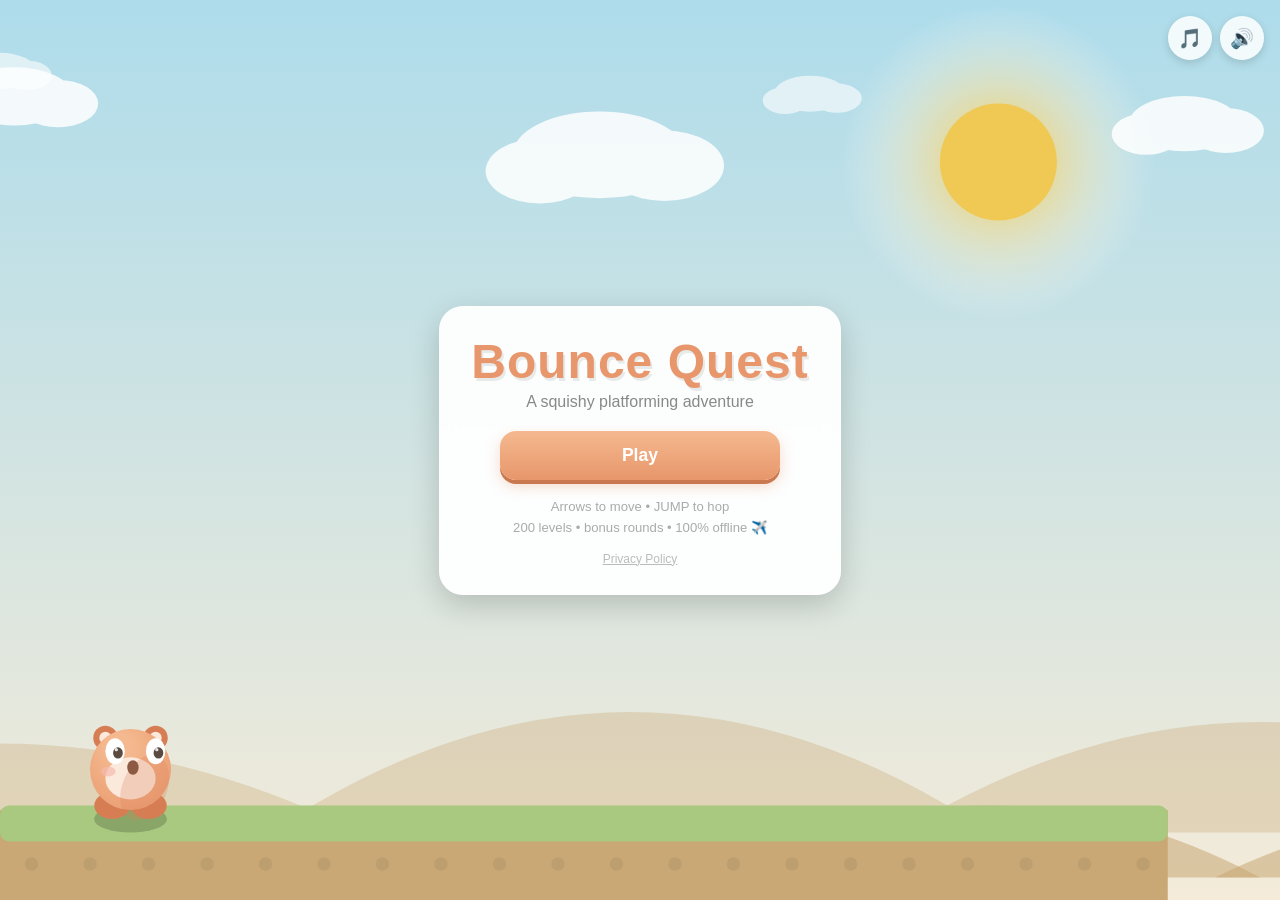
<file: index.html>
<!DOCTYPE html>
<html lang="en">
<head>
<meta charset="UTF-8" />
<meta name="viewport" content="width=device-width, initial-scale=1, maximum-scale=1, viewport-fit=cover, user-scalable=no" />
<meta name="apple-mobile-web-app-capable" content="yes" />
<meta name="mobile-web-app-capable" content="yes" />
<meta name="apple-mobile-web-app-status-bar-style" content="black-translucent" />
<meta name="apple-mobile-web-app-title" content="Bounce Quest" />
<meta name="theme-color" content="#A8D8E8" />
<meta name="description" content="Bounce Quest - a cute offline physics platformer" />
<title>Bounce Quest</title>
<link rel="manifest" href="manifest.json" />
<link rel="apple-touch-icon" href="icons/apple-touch-icon.png" />
<link rel="icon" href="icons/icon-192.png" />
<link rel="stylesheet" href="css/style.css" />
</head>
<body>
<div id="app">
  <canvas id="game"></canvas>

  <div id="level-toast"></div>
  <div id="respawn-flash"></div>

  <!-- HUD (shown while playing / paused) -->
  <div id="hud" class="hidden">
    <button id="pause-btn" class="icon-btn" aria-label="Pause">&#10074;&#10074;</button>
    <div class="hud-info">
      <span id="hud-level-name">Level</span>
      <span class="hud-sep">&bull;</span>
      <span id="hud-time">0.0s</span>
    </div>
    <div class="hud-stars">&#11088; <span id="star-count">0</span><span id="star-total">/3</span></div>
  </div>

  <!-- Touch controls -->
  <div id="controls" class="hidden">
    <div class="dpad">
      <button id="btn-left" class="ctrl-btn" aria-label="Move left">&#9664;</button>
      <button id="btn-right" class="ctrl-btn" aria-label="Move right">&#9654;</button>
    </div>
    <button id="btn-jump" class="ctrl-btn jump-btn" aria-label="Jump">JUMP</button>
  </div>

  <!-- Title screen -->
  <div id="title-screen" class="overlay screen">
    <div class="corner-controls">
      <button class="music-btn icon-btn" aria-label="Toggle music">&#127925;</button>
      <button class="mute-btn icon-btn" aria-label="Toggle sound">&#128266;</button>
    </div>
    <div class="panel title-panel">
      <h1 class="logo">Bounce Quest</h1>
      <p class="tagline">A squishy platforming adventure</p>
      <button id="play-btn" class="btn btn-primary">Play</button>
      <p class="hint">Arrows to move &bull; JUMP to hop<br />200 levels &bull; bonus rounds &bull; 100% offline &#9992;&#65039;</p>
      <a class="privacy-link" href="privacy.html" target="_blank" rel="noopener">Privacy Policy</a>
    </div>
  </div>

  <!-- Level select -->
  <div id="level-select" class="overlay screen hidden">
    <div class="panel level-select-panel">
      <div class="panel-header">
        <h2>Select Level</h2>
        <div class="coin-badge">&#129689; <span class="coin-count">0</span></div>
      </div>
      <div id="level-grid" class="level-grid"></div>
      <div class="panel-actions">
        <button class="btn btn-secondary characters-btn">Characters</button>
        <button class="btn btn-secondary back-btn">Back</button>
      </div>
    </div>
  </div>

  <!-- Character select -->
  <div id="character-screen" class="overlay screen hidden">
    <div class="panel character-panel">
      <div class="panel-header">
        <h2>Characters</h2>
        <div class="coin-badge">&#129689; <span class="coin-count">0</span></div>
      </div>
      <div id="character-grid" class="character-grid"></div>
      <button class="btn btn-secondary character-back-btn">Back</button>
    </div>
  </div>

  <!-- Pause overlay -->
  <div id="pause-screen" class="overlay screen hidden">
    <div class="panel">
      <h2>Paused</h2>
      <button id="resume-btn" class="btn btn-primary">Resume</button>
      <button id="restart-btn" class="btn btn-secondary">Restart</button>
      <button id="pause-menu-btn" class="btn btn-secondary">Level Select</button>
      <button class="music-btn btn btn-text" aria-label="Toggle music">&#127925; Music</button>
      <button class="mute-btn btn btn-text" aria-label="Toggle sound">&#128266; Sound</button>
    </div>
  </div>

  <!-- Level complete overlay -->
  <div id="complete-screen" class="overlay screen hidden">
    <div class="panel">
      <h2 id="complete-title">Level Complete!</h2>
      <div id="complete-stars" class="stars-row"></div>
      <p id="complete-time" class="complete-time"></p>
      <button id="complete-next-btn" class="btn btn-primary">Next Level</button>
      <button id="complete-replay-btn" class="btn btn-secondary">Replay</button>
      <button id="complete-menu-btn" class="btn btn-secondary">Level Select</button>
    </div>
  </div>

  <!-- Rotate device hint -->
  <div id="rotate-hint" class="overlay hidden">
    <div class="panel">
      <div class="rotate-icon">&#128241;</div>
      <p>Rotate your device sideways for the best experience</p>
    </div>
  </div>
</div>

<script type="module" src="js/main.js"></script>
</body>
</html>
</file>
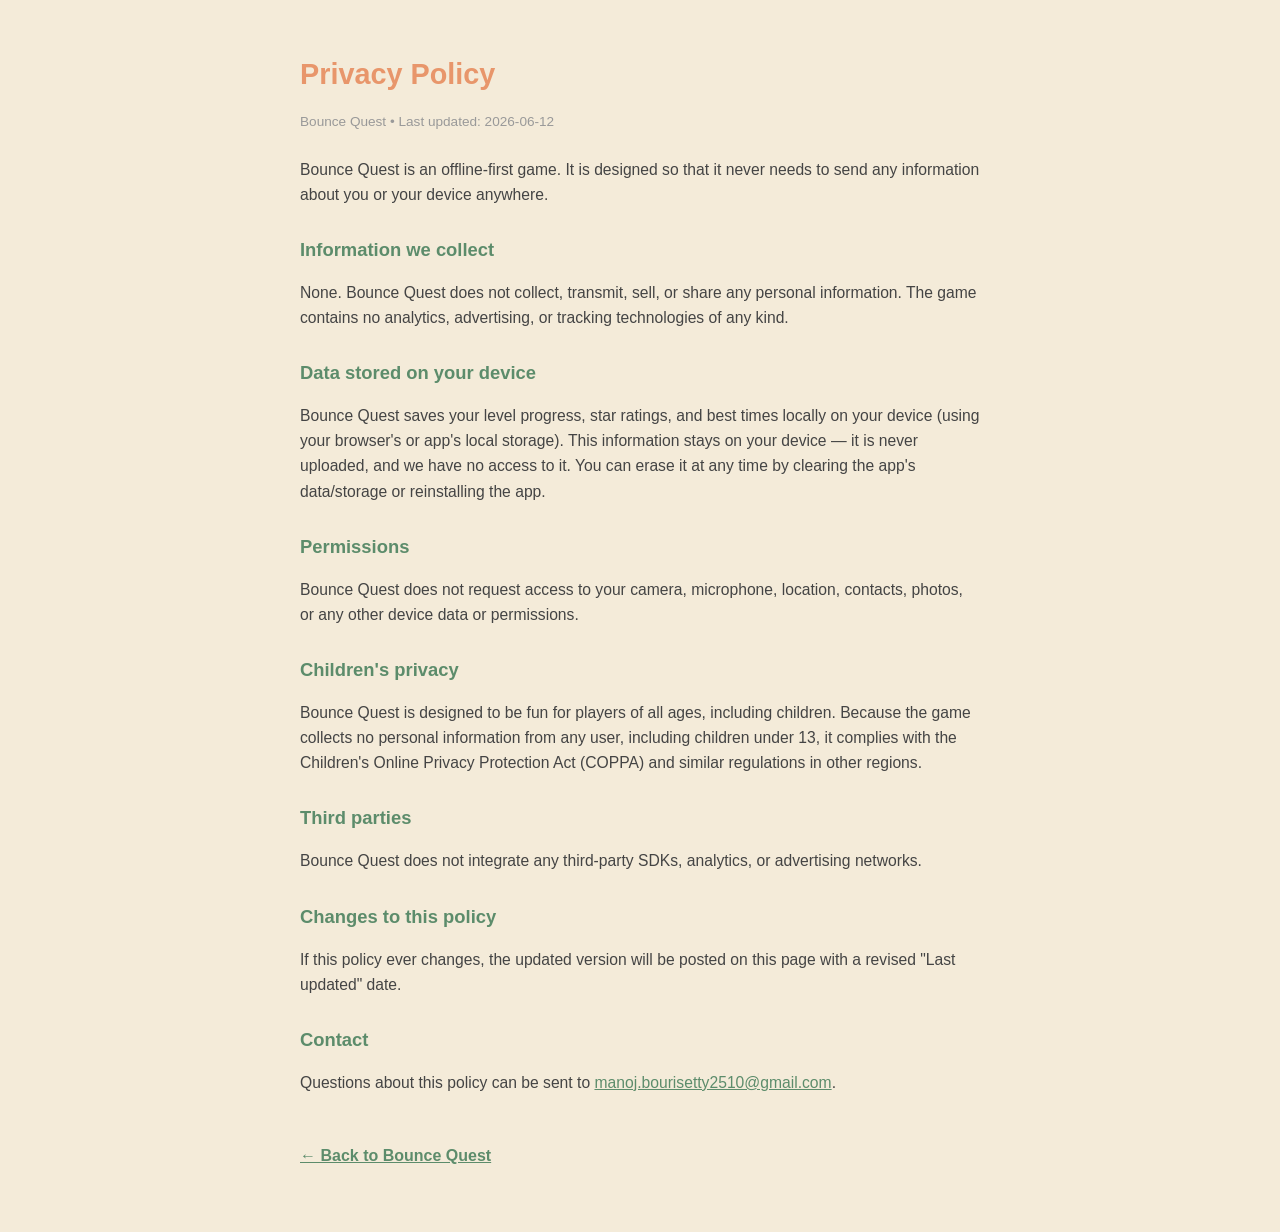
<file: privacy.html>
<!DOCTYPE html>
<html lang="en">
<head>
<meta charset="UTF-8" />
<meta name="viewport" content="width=device-width, initial-scale=1" />
<meta name="theme-color" content="#A8D8E8" />
<title>Privacy Policy - Bounce Quest</title>
<style>
  :root {
    color-scheme: light;
  }
  body {
    margin: 0;
    font-family: -apple-system, BlinkMacSystemFont, "Segoe UI", Roboto, Helvetica, Arial, sans-serif;
    background: #F4EBD9;
    color: #444;
    line-height: 1.6;
  }
  main {
    max-width: 680px;
    margin: 0 auto;
    padding: 32px 24px 64px;
  }
  h1 {
    color: #E8966B;
    font-size: 1.8rem;
    margin-bottom: 4px;
  }
  h2 {
    color: #5C8C6B;
    font-size: 1.15rem;
    margin: 28px 0 8px;
  }
  p, li {
    font-size: 0.98rem;
  }
  .updated {
    color: #999;
    font-size: 0.85rem;
    margin-bottom: 24px;
  }
  a {
    color: #5C8C6B;
  }
  .home-link {
    display: inline-block;
    margin-top: 32px;
    font-weight: 700;
  }
</style>
</head>
<body>
<main>
  <h1>Privacy Policy</h1>
  <p class="updated">Bounce Quest &bull; Last updated: 2026-06-12</p>

  <p>
    Bounce Quest is an offline-first game. It is designed so that it never
    needs to send any information about you or your device anywhere.
  </p>

  <h2>Information we collect</h2>
  <p>
    None. Bounce Quest does not collect, transmit, sell, or share any
    personal information. The game contains no analytics, advertising,
    or tracking technologies of any kind.
  </p>

  <h2>Data stored on your device</h2>
  <p>
    Bounce Quest saves your level progress, star ratings, and best times
    locally on your device (using your browser's or app's local storage).
    This information stays on your device &mdash; it is never uploaded,
    and we have no access to it. You can erase it at any time by clearing
    the app's data/storage or reinstalling the app.
  </p>

  <h2>Permissions</h2>
  <p>
    Bounce Quest does not request access to your camera, microphone,
    location, contacts, photos, or any other device data or permissions.
  </p>

  <h2>Children's privacy</h2>
  <p>
    Bounce Quest is designed to be fun for players of all ages, including
    children. Because the game collects no personal information from any
    user, including children under 13, it complies with the Children's
    Online Privacy Protection Act (COPPA) and similar regulations in other
    regions.
  </p>

  <h2>Third parties</h2>
  <p>
    Bounce Quest does not integrate any third-party SDKs, analytics, or
    advertising networks.
  </p>

  <h2>Changes to this policy</h2>
  <p>
    If this policy ever changes, the updated version will be posted on
    this page with a revised "Last updated" date.
  </p>

  <h2>Contact</h2>
  <p>
    Questions about this policy can be sent to
    <a href="mailto:manoj.bourisetty2510@gmail.com">manoj.bourisetty2510@gmail.com</a>.
  </p>

  <a class="home-link" href="./index.html">&larr; Back to Bounce Quest</a>
</main>
</body>
</html>
</file>
<file: css/style.css>
* {
  margin: 0;
  padding: 0;
  box-sizing: border-box;
  -webkit-tap-highlight-color: transparent;
  -webkit-touch-callout: none;
}

html, body {
  width: 100%;
  height: 100%;
  overflow: hidden;
  position: fixed;
  touch-action: none;
  overscroll-behavior: none;
  background: #A8D8E8;
  font-family: -apple-system, BlinkMacSystemFont, "Segoe UI", Roboto, Helvetica, Arial, sans-serif;
  -webkit-user-select: none;
  user-select: none;
}

#app {
  position: fixed;
  inset: 0;
  overflow: hidden;
}

#game {
  display: block;
  width: 100%;
  height: 100%;
  touch-action: none;
}

.hidden {
  display: none !important;
}

/* ---------- Overlay screens ---------- */
.overlay {
  position: fixed;
  inset: 0;
  display: flex;
  align-items: center;
  justify-content: center;
  z-index: 10;
}

.panel {
  background: rgba(255, 255, 255, 0.94);
  border-radius: 24px;
  padding: 28px 32px;
  box-shadow: 0 10px 30px rgba(0, 0, 0, 0.18);
  text-align: center;
  max-width: 92vw;
  max-height: 88vh;
  overflow-y: auto;
  -webkit-backdrop-filter: blur(8px);
  backdrop-filter: blur(8px);
}

h2 {
  color: #555;
  margin-bottom: 14px;
  font-size: 1.4rem;
}

.logo {
  font-size: clamp(2.2rem, 8vw, 3rem);
  color: #E8966B;
  margin-bottom: 4px;
  letter-spacing: 1px;
  text-shadow: 2px 3px 0 rgba(0, 0, 0, 0.08);
}

.tagline {
  color: #888;
  margin-bottom: 20px;
  font-size: 1rem;
}

.hint {
  margin-top: 16px;
  color: #aaa;
  font-size: 0.82rem;
  line-height: 1.6;
}

.privacy-link {
  display: inline-block;
  margin-top: 14px;
  color: #bbb;
  font-size: 0.75rem;
  text-decoration: underline;
}

/* ---------- Buttons ---------- */
.btn {
  display: block;
  width: min(280px, 68vw);
  margin: 10px auto;
  padding: 14px 24px;
  font-size: 1.1rem;
  font-weight: 700;
  font-family: inherit;
  border: none;
  border-radius: 16px;
  cursor: pointer;
  transition: transform 0.08s ease;
}

.btn:active {
  transform: scale(0.96);
}

.btn-primary {
  background: linear-gradient(180deg, #F5B98F, #E8966B);
  color: #fff;
  box-shadow: 0 4px 0 #C97850, 0 6px 14px rgba(232, 150, 107, 0.35);
}

.btn-secondary {
  background: #F0F4F8;
  color: #667;
  box-shadow: 0 4px 0 #D6DEE6;
}

.btn-text {
  background: none;
  box-shadow: none;
  color: #999;
  font-weight: 600;
}

.icon-btn {
  width: 44px;
  height: 44px;
  border-radius: 50%;
  border: none;
  background: rgba(255, 255, 255, 0.85);
  font-size: 1.2rem;
  display: flex;
  align-items: center;
  justify-content: center;
  box-shadow: 0 3px 8px rgba(0, 0, 0, 0.15);
  cursor: pointer;
  color: #667;
}

.icon-btn:active {
  transform: scale(0.92);
}

.corner-btn {
  position: absolute;
  top: max(16px, env(safe-area-inset-top));
  right: max(16px, env(safe-area-inset-right));
}

.corner-controls {
  position: absolute;
  top: max(16px, env(safe-area-inset-top));
  right: max(16px, env(safe-area-inset-right));
  display: flex;
  gap: 8px;
}

.music-btn.muted {
  opacity: 0.45;
}

/* ---------- HUD ---------- */
#hud {
  position: fixed;
  top: 0;
  left: 0;
  right: 0;
  display: flex;
  align-items: center;
  justify-content: space-between;
  gap: 8px;
  padding: max(14px, env(safe-area-inset-top)) max(14px, env(safe-area-inset-right)) 0 max(14px, env(safe-area-inset-left));
  pointer-events: none;
  z-index: 5;
}

#hud > * {
  pointer-events: auto;
}

.hud-info,
.hud-stars {
  background: rgba(255, 255, 255, 0.85);
  border-radius: 14px;
  padding: 8px 14px;
  font-weight: 700;
  color: #667;
  font-size: 0.9rem;
  box-shadow: 0 3px 8px rgba(0, 0, 0, 0.1);
  white-space: nowrap;
}

.hud-info {
  display: flex;
  gap: 8px;
  align-items: center;
}

.hud-sep {
  color: #ccc;
}

/* ---------- Touch controls ---------- */
#controls {
  position: fixed;
  bottom: 0;
  left: 0;
  right: 0;
  display: flex;
  justify-content: space-between;
  align-items: flex-end;
  padding: 0 max(20px, env(safe-area-inset-right)) max(22px, env(safe-area-inset-bottom)) max(20px, env(safe-area-inset-left));
  pointer-events: none;
  z-index: 5;
}

#controls > * {
  pointer-events: auto;
}

.dpad {
  display: flex;
  gap: 16px;
}

.ctrl-btn {
  width: 64px;
  height: 64px;
  border-radius: 50%;
  border: none;
  background: rgba(255, 255, 255, 0.5);
  font-size: 1.6rem;
  color: #fff;
  display: flex;
  align-items: center;
  justify-content: center;
  box-shadow: 0 4px 10px rgba(0, 0, 0, 0.12);
  touch-action: none;
  text-shadow: 0 1px 3px rgba(0, 0, 0, 0.2);
}

.ctrl-btn:active {
  background: rgba(255, 255, 255, 0.85);
  transform: scale(0.95);
}

.jump-btn {
  width: 86px;
  height: 86px;
  font-size: 1rem;
  font-weight: 800;
  letter-spacing: 1px;
  background: rgba(232, 150, 107, 0.75);
}

.jump-btn:active {
  background: rgba(232, 150, 107, 1);
}

/* ---------- Panel header / actions ---------- */
.panel-header {
  display: flex;
  align-items: center;
  justify-content: space-between;
  gap: 10px;
  margin-bottom: 4px;
}

.panel-header h2 {
  margin-bottom: 0;
}

.coin-badge {
  background: rgba(240, 201, 85, 0.2);
  border-radius: 14px;
  padding: 6px 12px;
  font-weight: 800;
  color: #B8860B;
  font-size: 0.9rem;
  white-space: nowrap;
}

.coin-icon {
  font-size: 0.95rem;
}

.panel-actions {
  display: flex;
  gap: 10px;
}

.panel-actions .btn {
  flex: 1;
  margin: 10px 0;
}

/* ---------- Level select ---------- */
.level-select-panel {
  width: min(560px, 92vw);
}

.level-grid {
  display: grid;
  grid-template-columns: repeat(2, 1fr);
  gap: 12px;
  margin: 16px 0;
  max-height: 56vh;
  overflow-y: auto;
}

@media (min-width: 640px) {
  .level-grid {
    grid-template-columns: repeat(3, 1fr);
  }
}

.level-section-header {
  grid-column: 1 / -1;
  text-align: left;
  font-size: 0.78rem;
  font-weight: 800;
  letter-spacing: 1.5px;
  text-transform: uppercase;
  color: #E8966B;
  padding: 10px 4px 0;
}

.level-section-header:first-child {
  padding-top: 0;
}

.level-card {
  position: relative;
  background: #F8FAFC;
  border: none;
  border-radius: 16px;
  padding: 16px 10px;
  display: flex;
  flex-direction: column;
  align-items: center;
  gap: 6px;
  box-shadow: 0 3px 8px rgba(0, 0, 0, 0.08);
  cursor: pointer;
  font-family: inherit;
}

.level-card:active {
  transform: scale(0.97);
}

.level-card.locked {
  opacity: 0.5;
}

.level-card-num {
  width: 32px;
  height: 32px;
  border-radius: 50%;
  background: #E8966B;
  color: #fff;
  display: flex;
  align-items: center;
  justify-content: center;
  font-weight: 800;
  font-size: 0.95rem;
}

.level-card-name {
  font-weight: 700;
  color: #667;
  font-size: 0.85rem;
  text-align: center;
}

.level-card-stars .star {
  color: #ddd;
  font-size: 0.9rem;
}

.level-card-stars .star.filled {
  color: #F0C955;
}

.level-card-lock {
  position: absolute;
  top: 8px;
  right: 10px;
  font-size: 1rem;
}

/* ---------- Bonus level cards ---------- */
.bonus-card {
  background: linear-gradient(160deg, #FFF4D6, #FFE3A8);
}

.bonus-icon {
  background: #F0C955;
}

.level-card-stars .coin-icon {
  font-size: 0.85rem;
}

/* ---------- Character select ---------- */
.character-panel {
  width: min(560px, 92vw);
}

.character-grid {
  display: grid;
  grid-template-columns: repeat(2, 1fr);
  gap: 12px;
  margin: 16px 0;
  max-height: 56vh;
  overflow-y: auto;
}

@media (min-width: 640px) {
  .character-grid {
    grid-template-columns: repeat(4, 1fr);
  }
}

.character-card {
  position: relative;
  background: #F8FAFC;
  border: 3px solid transparent;
  border-radius: 16px;
  padding: 10px 8px;
  display: flex;
  flex-direction: column;
  align-items: center;
  gap: 4px;
  box-shadow: 0 3px 8px rgba(0, 0, 0, 0.08);
  cursor: pointer;
  font-family: inherit;
}

.character-card:active {
  transform: scale(0.97);
}

.character-card.selected {
  border-color: #E8966B;
  background: #FFF4EC;
}

.character-card.locked {
  opacity: 0.7;
}

.character-preview {
  width: 64px;
  height: 64px;
}

.character-name {
  font-weight: 700;
  color: #667;
  font-size: 0.85rem;
}

.character-status {
  font-size: 0.78rem;
  font-weight: 700;
  color: #999;
}

.character-card.selected .character-status {
  color: #E8966B;
}

.character-card.shake {
  animation: cardShake 0.4s ease;
}

@keyframes cardShake {
  0%, 100% { transform: translateX(0); }
  20% { transform: translateX(-6px); }
  40% { transform: translateX(6px); }
  60% { transform: translateX(-4px); }
  80% { transform: translateX(4px); }
}

/* ---------- Complete screen ---------- */
.stars-row {
  font-size: 2.4rem;
  margin: 14px 0;
}

.stars-row .star {
  color: #ddd;
  display: inline-block;
}

.stars-row .star.filled {
  color: #F0C955;
  animation: starPop 0.5s ease both;
}

@keyframes starPop {
  0% { transform: scale(0) rotate(-30deg); }
  60% { transform: scale(1.3) rotate(10deg); }
  100% { transform: scale(1) rotate(0); }
}

.bonus-coin-result {
  display: inline-flex;
  align-items: center;
  gap: 8px;
  font-size: 2rem;
  font-weight: 800;
  color: #B8860B;
}

.complete-time {
  color: #999;
  font-weight: 600;
  margin-bottom: 6px;
  font-size: 0.95rem;
}

/* ---------- Level toast ---------- */
#level-toast {
  position: fixed;
  top: max(70px, calc(env(safe-area-inset-top) + 60px));
  left: 50%;
  background: rgba(0, 0, 0, 0.55);
  color: #fff;
  font-weight: 700;
  padding: 8px 22px;
  border-radius: 20px;
  font-size: 1rem;
  opacity: 0;
  pointer-events: none;
  z-index: 6;
  transform: translateX(-50%) translateY(-20px);
}

#level-toast.show {
  animation: toastFade 2.2s ease forwards;
}

@keyframes toastFade {
  0% { opacity: 0; transform: translateX(-50%) translateY(-20px); }
  15% { opacity: 1; transform: translateX(-50%) translateY(0); }
  80% { opacity: 1; transform: translateX(-50%) translateY(0); }
  100% { opacity: 0; transform: translateX(-50%) translateY(-10px); }
}

/* ---------- Respawn flash ---------- */
#respawn-flash {
  position: fixed;
  inset: 0;
  background: #fff;
  opacity: 0;
  pointer-events: none;
  z-index: 7;
}

#respawn-flash.flash {
  animation: flashFade 0.4s ease;
}

@keyframes flashFade {
  0% { opacity: 0.85; }
  100% { opacity: 0; }
}

/* ---------- Rotate hint ---------- */
#rotate-hint {
  z-index: 20;
  background: rgba(0, 0, 0, 0.55);
}

#rotate-hint .panel {
  background: rgba(255, 255, 255, 0.95);
}

.rotate-icon {
  font-size: 3rem;
  margin-bottom: 10px;
  animation: rotateHint 1.6s ease-in-out infinite;
}

@keyframes rotateHint {
  0%, 100% { transform: rotate(0deg); }
  50% { transform: rotate(90deg); }
}

@media (max-height: 420px) {
  .panel {
    padding: 18px 22px;
  }
  h2 {
    font-size: 1.15rem;
    margin-bottom: 8px;
  }
  .logo {
    font-size: clamp(1.8rem, 7vw, 2.4rem);
  }
  .tagline {
    margin-bottom: 10px;
  }
  .btn {
    padding: 10px 20px;
    margin: 6px auto;
    font-size: 1rem;
  }
}
</file>
